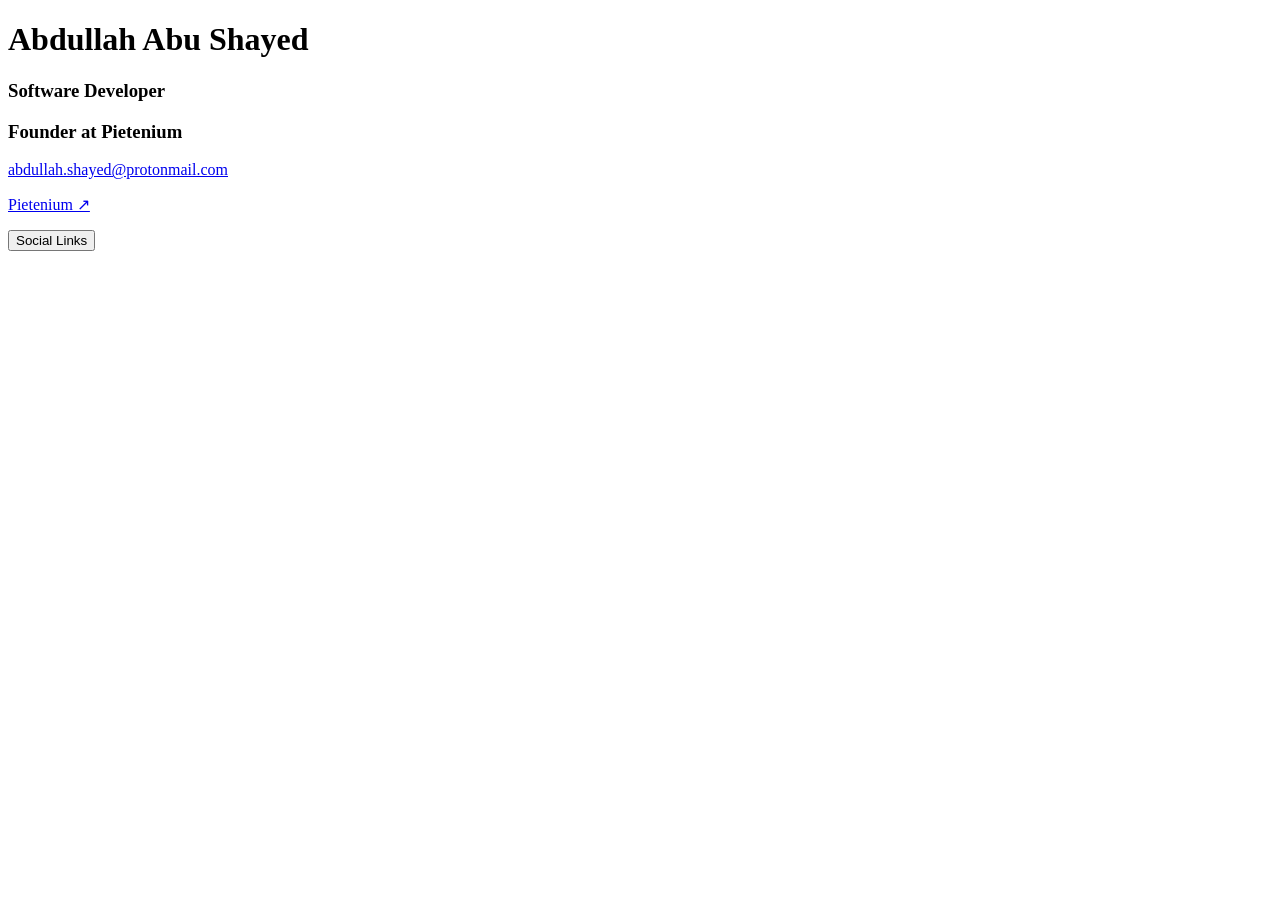
<file: index.html>
<!doctype html>
<html lang="en">
<head>
  <meta charset="utf-8">
  <meta name="viewport" content="width=device-width, initial-scale=1">
  <meta name="color-scheme" content="light">
  <meta name="theme-color" content="#ffffff">

  <title>Abdullah Shayed | Software Developer</title>
 <meta name="description" content="Abdullah Shayed is a Software developer working with MERN, Next.js, TypeScript and Python to build thoughtful web applications, APIs and digital products. He is interested in software engineering, product design and practical problem-solving. Explore his work, learning and professional links. Software engineering across the web stack, from frontend interfaces to backend systems and data integration. Scalable, maintainable and useful software built with clarity and intention. Flexible, practical and thoughtful engineering across the web stack. MERN, Next.js, TypeScript and Python. Explore Abdullah Shayed's work, learning and professional links. Authority">
 <meta name="keywords" content="Software Engineer, Software Developer, MERN Stack, Next.js, TypeScript, Python, Web Applications, APIs, Digital Products, Software Engineering, Product Design, Problem-Solving, Frontend Development, Backend Development, Data Integration, Scalable Software, Maintainable Software, Practical Engineering, Thoughtful Engineering, Web Development, Abdullah Shayed, Professional Links, Learning Resources, Software Development, Web Stack, Clarity in Code, Intention in Design, Flexible Engineering, Practical Solutions, Technical Expertise, Coding Best Practices, Software Architecture, User Experience Design, Web Technologies, Programming Languages, Software Solutions, Digital Innovation, Fast and Efficient Development, Modern Web Development, Software Projects, Technical Skills, Engineering Principles, Web Design, Application Development, Code Quality, Software Maintenance, System Integration, Web Solutions, Technical Problem-Solving, Software Best Practices, Web Application Development, Full-Stack Development, Software Design Patterns, Web Development Tools, Programming Techniques, Software Optimization, User-Centered Design, Agile Development, Continuous Integration and Deployment, AI and Machine Learning, Cloud Computing, DevOps Practices, Software Testing, Code Review, Software Documentation, Open Source Contributions, Web Development Frameworks, Software Development Lifecycle, Technical Leadership, Software Project Management, Web Application Security, Performance Optimization, Responsive Design, Cross-Browser Compatibility, Mobile-First Development, API Development and Integration, Database Management, Version Control Systems, Git and GitHub, Software Development Methodologies, Technical Problem-Solving Skills">
  
  <meta name="author" content="Abdullah Shayed">
  <meta name="robots" content="index, follow, max-image-preview:large, max-snippet:-1, max-video-preview:-1">
  <meta name="referrer" content="strict-origin-when-cross-origin">

  <link rel="canonical" href="https://heyabdullahbruh.github.io/">
  <link rel="icon" href="/hislogo.svg" type="image/svg+xml">
  <link rel="preload" as="image" href="/hisOg.jpg" fetchpriority="high">

  <!-- Open Graph: link previews -->
  <meta property="og:type" content="website">
  <meta property="og:site_name" content="Abdullah Shayed">
  <meta property="og:locale" content="en_US">
  <meta property="og:title" content="Abdullah Abu Shayed | Software Developer">
  <meta property="og:description" content="Abdullah Abu Shayed is a Software developer. Explore his professional profiles, contact him, and visit Pietenium.">
  <meta property="og:url" content="https://heyabdullahbruh.github.io/">
  <meta property="og:image" content="https://heyabdullahbruh.github.io/hisOg.jpg">
  <meta property="og:image:secure_url" content="https://heyabdullahbruh.github.io/hisOg.jpg">
  <meta property="og:image:type" content="image/jpeg">
  <meta property="og:image:width" content="1200">
  <meta property="og:image:height" content="630">
  <meta property="og:image:alt" content="A clean software-engineering illustration featuring a laptop, application interfaces, cloud services, and database elements in green, blue, and gold on a white background.">

  <!-- X card: large image preview -->
  <meta name="twitter:card" content="summary_large_image">
  <meta name="twitter:title" content="Abdullah Abu Shayed | Software Developer">
  <meta name="twitter:description" content="Abdullah Abu Shayed is a Software developer. Explore his professional profiles, contact him, and visit Pietenium.">
  <meta name="twitter:image" content="https://heyabdullahbruh.github.io/hisOg.jpg">
  <meta name="twitter:image:alt" content="A clean software-engineering illustration in green, blue, and gold on a white background.">
  <meta name="twitter:creator" content="@abdullah_shayed">

  <!-- Structured data: the page describes Abdullah Abu Shayed and his website. -->
  <script type="application/ld+json">
  {
    "@context": "https://schema.org",
    "@graph": [
      {
        "@type": "Person",
        "@id": "https://heyabdullahbruh.github.io/#person",
        "name": "Abdullah Abu Shayed",
        "url": "https://heyabdullahbruh.github.io/",
        "email": "abdullah.shayed@protonmail.com",
        "jobTitle": "Software Developer",
        "image": "https://heyabdullahbruh.github.io/hisOg.jpg",
        "sameAs": [
          "https://github.com/heyAbdullahBruh",
          "https://www.linkedin.com/in/heyabdullahbro/",
          "https://www.instagram.com/actual.abdullah/",
          "https://x.com/abdullah_shayed",
          "https://orcid.org/0009-0007-9319-9408"
        ]
      },
      {
        "@type": "WebSite",
        "@id": "https://heyabdullahbruh.github.io/#website",
        "url": "https://heyabdullahbruh.github.io/",
        "name": "Abdullah Shayed",
        "inLanguage": "en",
        "publisher": {
          "@id": "https://heyabdullahbruh.github.io/#person"
        }
      },
      {
        "@type": "ProfilePage",
        "@id": "https://heyabdullahbruh.github.io/#profilepage",
        "url": "https://heyabdullahbruh.github.io/",
        "name": "Abdullah Shayed | Software Developer",
        "isPartOf": {
          "@id": "https://heyabdullahbruh.github.io/#website"
        },
        "mainEntity": {
          "@id": "https://heyabdullahbruh.github.io/#person"
        },
        "inLanguage": "en"
      }
    ]
  }
  </script>
</head>
<body>
  <header>
    <h1>Abdullah Abu Shayed</h1>
    <h3>Software Developer</h3>
    <h3>Founder at Pietenium</h3>
  </header>

  <main>
    <p><a href="mailto:abdullah.shayed@protonmail.com">abdullah.shayed@protonmail.com</a></p>
    <p><a href="https://pietenium.vercel.app/">Pietenium ↗</a></p>
    <p><a href="/socials.html"><button type="button">Social Links</button></a></p>
  </main>
</body>
</html>
</file>
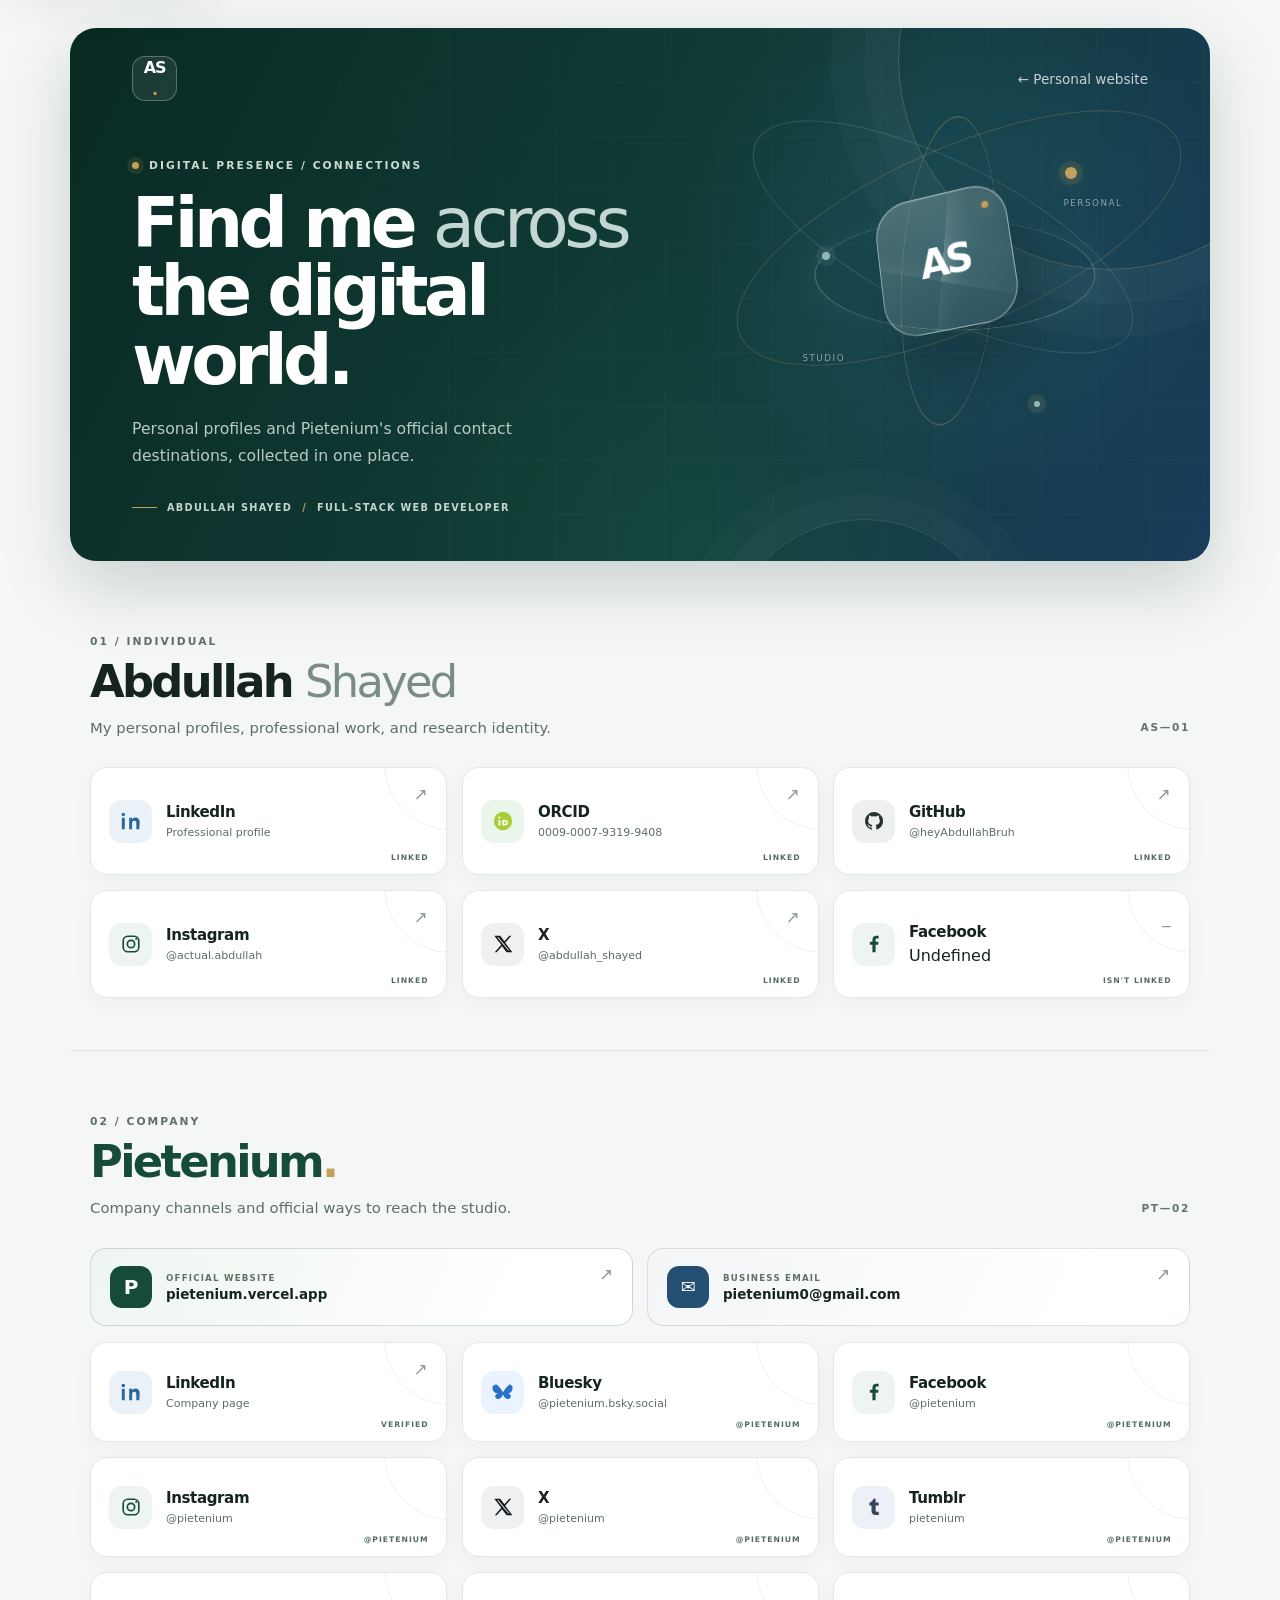
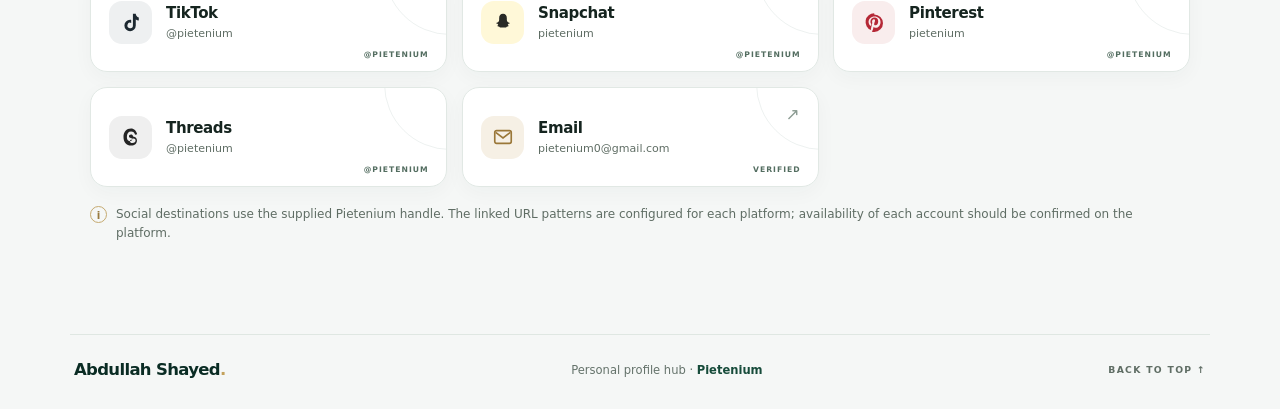
<file: socials.html>
<!doctype html>
<html lang="en">
<head>
  <meta charset="utf-8">
  <meta name="viewport" content="width=device-width, initial-scale=1">
  <title>Social Profiles | Abdullah Shayed</title>
  <meta name="description" content="Find Abdullah Shayed's personal profiles and Pietenium's company contact and social destinations in one place.">
  <meta name="author" content="Abdullah Shayed">
  <meta name="robots" content="index, follow, max-image-preview:large">
  <meta name="theme-color" content="#f5f7f6">

  <link rel="canonical" href="https://heyabdullahbruh.github.io/socials.html">
  <link rel="icon" href="/hislogo.svg" type="image/svg+xml">
  <link rel="stylesheet" href="/socials.css">

  <meta property="og:type" content="website">
  <meta property="og:site_name" content="Abdullah Shayed">
  <meta property="og:title" content="Social Profiles | Abdullah Shayed">
  <meta property="og:description" content="Find Abdullah Shayed's personal profiles and Pietenium's company contact and social destinations in one place.">
  <meta property="og:url" content="https://heyabdullahbruh.github.io/socials.html">
  <meta property="og:image" content="https://heyabdullahbruh.github.io/hisOg.jpg">
  <meta property="og:image:secure_url" content="https://heyabdullahbruh.github.io/hisOg.jpg">
  <meta property="og:image:type" content="image/jpeg">
  <meta property="og:image:width" content="1200">
  <meta property="og:image:height" content="630">
  <meta property="og:image:alt" content="Open Graph preview image for Abdullah Shayed's personal website">

  <meta name="twitter:card" content="summary_large_image">
  <meta name="twitter:title" content="Social Profiles | Abdullah Shayed">
  <meta name="twitter:description" content="Find Abdullah Shayed's personal profiles and Pietenium's company contact and social destinations in one place.">
  <meta name="twitter:image" content="https://heyabdullahbruh.github.io/hisOg.jpg">
  <meta name="twitter:image:alt" content="Open Graph preview image for Abdullah Shayed's personal website">

  <script type="application/ld+json">
  {
    "@context": "https://schema.org",
    "@type": "WebPage",
    "name": "Social Profiles | Abdullah Shayed",
    "url": "https://heyabdullahbruh.github.io/socials.html",
    "description": "A directory of Abdullah Shayed's personal profiles and Pietenium's company contact destinations.",
    "about": [
      { "@type": "Person", "name": "Abdullah Shayed", "url": "https://heyabdullahbruh.github.io/" },
      { "@type": "Organization", "name": "Pietenium", "url": "https://pietenium.vercel.app/" }
    ]
  }
  </script>

  <script src="/socials.js" defer></script>
</head>
<body>
  <a class="skip-link" href="#main-content">Skip to social profiles</a>

  <div class="page-shell">
    <header class="hero">
      <div class="hero-orbit hero-orbit-one" aria-hidden="true"></div>
      <div class="hero-orbit hero-orbit-two" aria-hidden="true"></div>
      <div class="hero-grid" aria-hidden="true"></div>

      <nav class="top-nav" aria-label="Page navigation">
        <a class="monogram" href="/" aria-label="Abdullah Shayed home">AS<span>.</span></a>
        <a class="back-link" href="/">← Personal website</a>
      </nav>

      <div class="hero-copy">
        <p class="eyebrow"><span class="eyebrow-dot"></span> DIGITAL PRESENCE / CONNECTIONS</p>
        <h1>Find me <span>across</span><br>the digital world.</h1>
        <p class="hero-description">Personal profiles and Pietenium's official contact destinations, collected in one place.</p>
        <div class="hero-meta">
          <span class="hero-meta-line"></span>
          <span>ABDULLAH SHAYED</span>
          <span class="meta-separator">/</span>
          <span>FULL-STACK WEB DEVELOPER</span>
        </div>
      </div>

      <div class="hero-object" aria-hidden="true">
        <div class="object-ring object-ring-back"></div>
        <div class="object-ring object-ring-front"></div>
        <div class="object-core">
          <span class="core-initials">AS</span>
          <span class="core-spark"></span>
        </div>
        <span class="orbit-node node-one"></span>
        <span class="orbit-node node-two"></span>
        <span class="orbit-node node-three"></span>
        <span class="orbit-label label-one">PERSONAL</span>
        <span class="orbit-label label-two">STUDIO</span>
      </div>
    </header>

    <main id="main-content">
      <section class="profile-section personal-section" aria-labelledby="personal-heading">
        <div class="section-heading">
          <div>
            <p class="section-kicker">01 / INDIVIDUAL</p>
            <h2 id="personal-heading">Abdullah <span>Shayed</span></h2>
            <p class="section-description">My personal profiles, professional work, and research identity.</p>
          </div>
          <span class="section-index" aria-hidden="true">AS—01</span>
        </div>

        <div class="social-grid personal-grid">
          
          <a class="social-card available" data-tilt href="https://www.linkedin.com/in/heyabdullahbro/" target="_blank" rel="noopener noreferrer" aria-label="LinkedIn — Abdullah Shayed">
            <span class="card-icon icon-linkedin" aria-hidden="true"><svg viewBox="0 0 24 24"><path d="M5.2 8.5H2V21h3.2zM3.6 3a1.9 1.9 0 1 0 0 3.8 1.9 1.9 0 0 0 0-3.8M21.5 13.8c0-3.8-2-5.6-4.7-5.6a4 4 0 0 0-3.6 2V8.5H10V21h3.2v-6.2c0-1.6.3-3.2 2.4-3.2s2.2 1.9 2.2 3.3V21H21z"/></svg></span>
            <span class="card-copy"><strong>LinkedIn</strong><small>Professional profile</small></span>
            <span class="card-arrow" aria-hidden="true">↗</span>
            <span class="card-status">LINKED</span>
          </a>

          <a class="social-card available" data-tilt href="https://orcid.org/0009-0007-9319-9408" target="_blank" rel="noopener noreferrer" aria-label="ORCID — Abdullah Shayed">
            <span class="card-icon icon-orcid" aria-hidden="true"><svg viewBox="0 0 24 24"><circle cx="12" cy="12" r="10"/><path class="orcid-cutout" d="M7.1 7.3h2v2h-2zm0 3.5h2v6h-2zm4.1 0h3a3 3 0 0 1 0 6h-3zm2 1.7v2.6h1a1.3 1.3 0 0 0 0-2.6z"/></svg></span>
            <span class="card-copy"><strong>ORCID</strong><small>0009-0007-9319-9408</small></span>
            <span class="card-arrow" aria-hidden="true">↗</span>
            <span class="card-status">LINKED</span>
          </a>

          <a class="social-card available" data-tilt href="https://github.com/heyAbdullahBruh" target="_blank" rel="noopener noreferrer" aria-label="GitHub — Abdullah Shayed">
            <span class="card-icon icon-github" aria-hidden="true"><svg viewBox="0 0 24 24"><path d="M12 2.3a9.8 9.8 0 0 0-3.1 19.1c.5.1.7-.2.7-.5v-1.8c-2.8.6-3.4-1.2-3.4-1.2-.4-1.1-1.1-1.4-1.1-1.4-.9-.6.1-.6.1-.6 1 .1 1.5 1 1.5 1 .9 1.5 2.3 1.1 2.9.8.1-.6.4-1.1.6-1.3-2.2-.3-4.5-1.1-4.5-4.9 0-1.1.4-2 1-2.7-.1-.2-.4-1.3.1-2.7 0 0 .8-.3 2.7 1a9.4 9.4 0 0 1 5 0c1.9-1.3 2.7-1 2.7-1 .5 1.4.2 2.5.1 2.7.6.7 1 1.6 1 2.7 0 3.8-2.3 4.6-4.5 4.9.4.3.7.9.7 1.8v2.7c0 .3.2.6.7.5A9.8 9.8 0 0 0 12 2.3"/></svg></span>
            <span class="card-copy"><strong>GitHub</strong><small>@heyAbdullahBruh</small></span>
            <span class="card-arrow" aria-hidden="true">↗</span>
            <span class="card-status">LINKED</span>

          <a class="social-card available" data-tilt href="https://www.instagram.com/actual.abdullah/" target="_blank" rel="noopener noreferrer" aria-label="Instagram — Abdullah Shayed">
            <span class="card-icon icon-instagram" aria-hidden="true"><svg viewBox="0 0 24 24"><rect x="3.5" y="3.5" width="17" height="17" rx="5"/><circle cx="12" cy="12" r="4"/><circle class="icon-fill" cx="17.7" cy="6.5" r="1.1"/></svg></span>
            <span class="card-copy"><strong>Instagram</strong><small>@actual.abdullah</small></span>
            <span class="card-arrow" aria-hidden="true">↗</span>
            <span class="card-status">LINKED</span>
          </a>

          <a class="social-card available" data-tilt href="https://x.com/abdullah_shayed" target="_blank" rel="noopener noreferrer" aria-label="X — Abdullah Shayed">
            <span class="card-icon icon-x" aria-hidden="true"><svg viewBox="0 0 24 24"><path d="M18.9 3H21l-6.6 7.6L22.2 21h-6.3l-5-6.5L5.2 21H3l7.1-8.2L2.5 3h6.5l4.5 6zm-1.1 16.2H19L7 4.7H5.7z"/></svg></span>
            <span class="card-copy"><strong>X</strong><small>@abdullah_shayed</small></span>
            <span class="card-arrow" aria-hidden="true">↗</span>
            <span class="card-status">LINKED</span>
          </a>

          </a>
          <div class="social-card available" aria-disabled="true">
            <span class="card-icon icon-facebook" aria-hidden="true"><svg viewBox="0 0 24 24"><path d="M13.7 21v-8.2h2.8l.4-3.2h-3.2V7.5c0-.9.3-1.5 1.6-1.5H17V3.1c-.3 0-1.3-.1-2.5-.1-2.5 0-4.2 1.5-4.2 4.3v2.3H7.5v3.2h2.8V21z"/></svg></span>
            <span class="card-copy"><strong>Facebook</strong>Undefined</span>
            <span class="card-arrow" aria-hidden="true">_</span>
            <span class="card-status">ISN'T LINKED</span>
          </div>
        </div>
      </section>

      <section class="profile-section company-section" aria-labelledby="company-heading">
        <div class="section-heading">
          <div>
            <p class="section-kicker">02 / COMPANY</p>
            <h2 id="company-heading">Pietenium<span class="gold-dot">.</span></h2>
            <p class="section-description">Company channels and official ways to reach the studio.</p>
          </div>
          <span class="section-index" aria-hidden="true">PT—02</span>
        </div>

        <div class="company-contact-bar">
          <a href="https://pietenium.vercel.app/" target="_blank" rel="noopener noreferrer" class="company-site-link"><span class="site-mark" aria-hidden="true">P</span><span><small>OFFICIAL WEBSITE</small><strong>pietenium.vercel.app</strong></span><span class="card-arrow" aria-hidden="true">↗</span></a>
          <a href="mailto:pietenium0@gmail.com" class="company-email-link"><span class="mail-mark" aria-hidden="true">✉</span><span><small>BUSINESS EMAIL</small><strong>pietenium0@gmail.com</strong></span><span class="card-arrow" aria-hidden="true">↗</span></a>
        </div>

        <div class="social-grid company-grid">
           <a class="social-card available" data-tilt href="https://www.linkedin.com/company/pietenium/" target="_blank" rel="noopener noreferrer" aria-label="LinkedIn company page — Pietenium">
            <span class="card-icon icon-linkedin" aria-hidden="true"><svg viewBox="0 0 24 24"><path d="M5.2 8.5H2V21h3.2zM3.6 3a1.9 1.9 0 1 0 0 3.8 1.9 1.9 0 0 0 0-3.8M21.5 13.8c0-3.8-2-5.6-4.7-5.6a4 4 0 0 0-3.6 2V8.5H10V21h3.2v-6.2c0-1.6.3-3.2 2.4-3.2s2.2 1.9 2.2 3.3V21H21z"/></svg></span>
            <span class="card-copy"><strong>LinkedIn</strong><small>Company page</small></span>
            <span class="card-arrow" aria-hidden="true">↗</span>
            <span class="card-status">VERIFIED</span>
          </a>
          <a class="social-card available" data-tilt href="https://bsky.app/profile/pietenium.bsky.social" target="_blank" rel="noopener noreferrer" aria-label="Bluesky — Pietenium">
            <span class="card-icon icon-bluesky" aria-hidden="true"><svg viewBox="0 0 24 24"><path d="M5 3.7c2.8 2.1 5.7 6.3 7 8.6 1.3-2.3 4.2-6.5 7-8.6 2-.0 3.5 1.5 3.5 3.6 0 3.8-2.1 5.9-5.2 6.4 2.2.4 3.4 1.7 3.1 3.5-.3 1.8-2 3-4.1 2.2-1.9-.7-3.3-2.6-4.3-4.8-1 2.2-2.4 4.1-4.3 4.8-2.1.8-3.8-.4-4.1-2.2-.3-1.8.9-3.1 3.1-3.5C2.6 13.2.5 11.1.5 7.3.5 5.2 2 3.7 5 3.7z"/></svg></span>
            <span class="card-copy"><strong>Bluesky</strong><small>@pietenium.bsky.social</small></span>
            <span class="card-status">@PIETENIUM</span>
          </a>
         
          <a class="social-card available" data-tilt href="https://www.facebook.com/pietenium/" target="_blank" rel="noopener noreferrer" aria-label="Facebook — Pietenium">
            <span class="card-icon icon-facebook" aria-hidden="true"><svg viewBox="0 0 24 24"><path d="M13.7 21v-8.2h2.8l.4-3.2h-3.2V7.5c0-.9.3-1.5 1.6-1.5H17V3.1c-.3 0-1.3-.1-2.5-.1-2.5 0-4.2 1.5-4.2 4.3v2.3H7.5v3.2h2.8V21z"/></svg></span>
            <span class="card-copy"><strong>Facebook</strong><small>@pietenium</small></span>
            <span class="card-status">@PIETENIUM</span>
          </a>
          <a class="social-card available" data-tilt href="https://www.instagram.com/pietenium/" target="_blank" rel="noopener noreferrer" aria-label="Instagram — Pietenium">
            <span class="card-icon icon-instagram" aria-hidden="true"><svg viewBox="0 0 24 24"><rect x="3.5" y="3.5" width="17" height="17" rx="5"/><circle cx="12" cy="12" r="4"/><circle class="icon-fill" cx="17.7" cy="6.5" r="1.1"/></svg></span>
            <span class="card-copy"><strong>Instagram</strong><small>@pietenium</small></span>
            <span class="card-status">@PIETENIUM</span>
          </a>
          <a class="social-card available" data-tilt href="https://x.com/pietenium" target="_blank" rel="noopener noreferrer" aria-label="X — Pietenium">
            <span class="card-icon icon-x" aria-hidden="true"><svg viewBox="0 0 24 24"><path d="M18.9 3H21l-6.6 7.6L22.2 21h-6.3l-5-6.5L5.2 21H3l7.1-8.2L2.5 3h6.5l4.5 6zm-1.1 16.2H19L7 4.7H5.7z"/></svg></span>
            <span class="card-copy"><strong>X</strong><small>@pietenium</small></span>
            <span class="card-status">@PIETENIUM</span>
          </a>
          <a class="social-card available" data-tilt href="https://www.tumblr.com/pietenium" target="_blank" rel="noopener noreferrer" aria-label="Tumblr — Pietenium">
            <span class="card-icon icon-tumblr" aria-hidden="true"><svg viewBox="0 0 24 24"><path d="M13.8 3v4.2h3.3v3.2h-3.3v5.1c0 1.2.4 1.8 1.6 1.8h1.8v3.4h-2.8c-3.8 0-5.1-1.9-5.1-4.9v-5.4H7V7.3c2.6-.7 3.7-2.1 4.2-4.3z"/></svg></span>
            <span class="card-copy"><strong>Tumblr</strong><small>pietenium</small></span>
            <span class="card-status">@PIETENIUM</span>
          </a>
          <a class="social-card available" data-tilt href="https://www.tiktok.com/@pietenium" target="_blank" rel="noopener noreferrer" aria-label="TikTok — Pietenium">
            <span class="card-icon icon-tiktok" aria-hidden="true"><svg viewBox="0 0 24 24"><path d="M14.1 3h3.1c.1 2 1.2 3.5 3.3 4.1v3.2a9 9 0 0 1-3.3-1.1v6.6a6.2 6.2 0 1 1-6.2-6.2c.4 0 .8 0 1.2.1V13a3 3 0 1 0 1.9 2.8z"/></svg></span>
            <span class="card-copy"><strong>TikTok</strong><small>@pietenium</small></span>
            <span class="card-status">@PIETENIUM</span>
          </a>
          <a class="social-card available" data-tilt href="https://www.snapchat.com/add/pietenium" target="_blank" rel="noopener noreferrer" aria-label="Snapchat — Pietenium">
            <span class="card-icon icon-snapchat" aria-hidden="true"><svg viewBox="0 0 24 24"><path d="M12 3.1c-2.8 0-4.2 2-4.2 4.7 0 1.1.1 2.2-.2 3.1-.3.9-1.2 1.5-2.5 1.8-.6.1-.7.7-.1 1 .6.3 1.4.4 1.7.9.2.3 0 .8-.6 1.2-.4.3-.4.7.1.9.5.2 1.2.1 1.7.4.4.2.5.7 1.2.9.7.2 1.5-.1 2.9-.1s2.2.3 2.9.1c.7-.2.8-.7 1.2-.9.5-.3 1.2-.2 1.7-.4.5-.2.5-.6.1-.9-.6-.4-.8-.9-.6-1.2.3-.5 1.1-.6 1.7-.9.6-.3.5-.9-.1-1-1.3-.3-2.2-.9-2.5-1.8-.3-.9-.2-2-.2-3.1 0-2.7-1.4-4.7-4.2-4.7z"/></svg></span>
            <span class="card-copy"><strong>Snapchat</strong><small>pietenium</small></span>
            <span class="card-status">@PIETENIUM</span>
          </a>
          <a class="social-card available" data-tilt href="https://www.pinterest.com/pietenium/" target="_blank" rel="noopener noreferrer" aria-label="Pinterest — Pietenium">
            <span class="card-icon icon-pinterest" aria-hidden="true"><svg viewBox="0 0 24 24"><path d="M12.2 2.5a9.5 9.5 0 0 0-3.5 18.3c0-.8 0-1.7.2-2.5l1.3-5.4s-.3-.6-.3-1.5c0-1.4.8-2.5 1.9-2.5.9 0 1.3.7 1.3 1.5 0 .9-.6 2.2-.9 3.4-.3 1 .5 1.8 1.4 1.8 1.7 0 3-1.8 3-4.5 0-2.3-1.6-3.9-4-3.9-2.8 0-4.5 2.1-4.5 4.4 0 .9.3 1.9.8 2.4.1.2.2.4.1.6l-.3 1.1c-.1.4-.3.5-.7.3-1.2-.6-1.9-2.4-1.9-3.9 0-3.2 2.3-6.1 6.7-6.1 3.5 0 6.3 2.5 6.3 5.9 0 3.5-2.2 6.4-5.2 6.4-1 0-2-.5-2.3-1.1l-.7 2.7c-.2.9-.8 1.9-1.2 2.6.8.2 1.7.3 2.6.3a9.5 9.5 0 0 0 0-19z"/></svg></span>
            <span class="card-copy"><strong>Pinterest</strong><small>pietenium</small></span>
            <span class="card-status">@PIETENIUM</span>
          </a>
          <a class="social-card available" data-tilt href="https://www.threads.net/@pietenium" target="_blank" rel="noopener noreferrer" aria-label="Threads — Pietenium">
            <span class="card-icon icon-threads" aria-hidden="true"><svg viewBox="0 0 24 24"><path d="M12 2.6c-4.8 0-8.2 3.6-8.2 9.1 0 6.1 3.2 9.7 8.4 9.7 3.8 0 6.3-2.2 6.3-5.5 0-2.6-1.5-4.2-4.2-4.5-.3-1.5-1.1-2.1-2.3-2.1-1.3 0-2.2.8-2.2 2 0 1.1.8 1.8 2.4 2l1.4.2c-.3 2-1.1 3-2.9 3-2 0-3.2-1.6-3.2-4.5 0-4 1.6-6.1 4.6-6.1 2.3 0 3.8 1.2 4.4 3.7l2.2-.6c-.8-4-3.3-6.4-6.7-6.4zm1.2 11 1.3.1c1.7.2 2.5.8 2.5 2.2 0 1.6-1.3 2.7-3.4 2.7-1.8 0-2.8-.7-2.8-2 0-1 .7-1.7 1.8-1.7.2 0 .4 0 .6.1z"/></svg></span>
            <span class="card-copy"><strong>Threads</strong><small>@pietenium</small></span>
            <span class="card-status">@PIETENIUM</span>
          </a>
          
          <a class="social-card available" data-tilt href="mailto:pietenium0@gmail.com" aria-label="Email Pietenium">
            <span class="card-icon icon-email" aria-hidden="true"><svg viewBox="0 0 24 24"><rect x="3" y="5" width="18" height="14" rx="2"/><path d="m4 7 8 6 8-6"/></svg></span>
            <span class="card-copy"><strong>Email</strong><small>pietenium0@gmail.com</small></span>
            <span class="card-arrow" aria-hidden="true">↗</span>
            <span class="card-status">VERIFIED</span>
          </a>
        </div>
        <p class="pending-note"><span aria-hidden="true">i</span> Social destinations use the supplied Pietenium handle. The linked URL patterns are configured for each platform; availability of each account should be confirmed on the platform.</p>
      </section>
    </main>

    <footer class="site-footer">
      <a class="footer-name" href="/">Abdullah Shayed<span>.</span></a>
      <p>Personal profile hub · <a href="https://pietenium.vercel.app/" target="_blank" rel="noopener noreferrer">Pietenium</a></p>
      <a class="back-top" href="#main-content">BACK TO TOP ↑</a>
    </footer>
  </div>
</body>
</html>
</file>
<file: socials.css>
:root {
  color-scheme: light;
  --ink: #15241f;
  --muted: #5f6d64;
  --forest: #164b3a;
  --forest-deep: #0a2c24;
  --blue: #244f73;
  --gold: #c3a15b;
  --paper: #f5f7f6;
  --card: #ffffff;
  --line: #e1e8e4;
  --shadow: 0 18px 44px rgba(17, 45, 35, 0.08);
  --tilt-x: 0deg;
  --tilt-y: 0deg;
}

* {
  box-sizing: border-box;
}
html {
  min-width: 320px;
  scroll-behavior: smooth;
}
body {
  margin: 0;
  background: var(--paper);
  color: var(--ink);
  font-family:
    Inter,
    ui-sans-serif,
    system-ui,
    -apple-system,
    BlinkMacSystemFont,
    "Segoe UI",
    sans-serif;
  -webkit-font-smoothing: antialiased;
  text-rendering: optimizeLegibility;
}
a {
  color: inherit;
}
.skip-link {
  position: fixed;
  z-index: 20;
  top: 12px;
  left: 12px;
  padding: 12px 16px;
  transform: translateY(-160%);
  border-radius: 10px;
  background: #fff;
  color: var(--forest-deep);
  box-shadow: var(--shadow);
}
.skip-link:focus {
  transform: translateY(0);
}
.page-shell {
  width: min(1140px, calc(100% - 48px));
  margin: 28px auto 0;
}

.hero {
  position: relative;
  isolation: isolate;
  min-height: 444px;
  overflow: hidden;
  border-radius: 26px;
  padding: 28px clamp(24px, 5vw, 62px) 48px;
  color: #f8fbf9;
  background:
    radial-gradient(
      circle at 78% 40%,
      rgba(42, 101, 116, 0.38),
      transparent 29%
    ),
    radial-gradient(
      circle at 55% 100%,
      rgba(24, 86, 63, 0.42),
      transparent 38%
    ),
    linear-gradient(116deg, #092a23 0%, #103b35 49%, #183c5a 100%);
  box-shadow: 0 24px 70px rgba(12, 43, 35, 0.19);
}
.hero::before,
.hero::after {
  position: absolute;
  z-index: -1;
  content: "";
  pointer-events: none;
}
.hero::before {
  width: 420px;
  height: 420px;
  right: -110px;
  top: -180px;
  border: 1px solid rgba(224, 200, 143, 0.25);
  border-radius: 50%;
  box-shadow:
    0 0 0 34px rgba(255, 255, 255, 0.025),
    0 0 0 68px rgba(255, 255, 255, 0.018);
}
.hero::after {
  width: 280px;
  height: 280px;
  right: 18%;
  bottom: -240px;
  border: 1px solid rgba(255, 255, 255, 0.13);
  border-radius: 50%;
  box-shadow:
    0 0 0 25px rgba(255, 255, 255, 0.02),
    0 0 0 50px rgba(255, 255, 255, 0.015);
}
.hero-grid {
  position: absolute;
  z-index: -1;
  inset: 0;
  opacity: 0.15;
  pointer-events: none;
  background-image:
    linear-gradient(rgba(255, 255, 255, 0.14) 1px, transparent 1px),
    linear-gradient(90deg, rgba(255, 255, 255, 0.14) 1px, transparent 1px);
  background-size: 54px 54px;
  mask-image: linear-gradient(90deg, transparent 0%, black 45%, black 100%);
}
.hero-orbit {
  position: absolute;
  z-index: -1;
  border: 1px solid rgba(195, 161, 91, 0.25);
  border-radius: 50%;
  pointer-events: none;
}
.hero-orbit-one {
  width: 480px;
  height: 180px;
  right: 1%;
  top: 120px;
  transform: rotate(-24deg);
}
.hero-orbit-two {
  width: 420px;
  height: 150px;
  right: 5%;
  top: 134px;
  transform: rotate(27deg);
  border-color: rgba(176, 208, 202, 0.18);
}
.top-nav {
  display: flex;
  align-items: center;
  justify-content: space-between;
  position: relative;
  z-index: 2;
}
.monogram {
  display: grid;
  place-items: center;
  width: 45px;
  height: 45px;
  border: 1px solid rgba(255, 255, 255, 0.28);
  border-radius: 13px;
  color: #fff;
  text-decoration: none;
  font-weight: 800;
  letter-spacing: -0.08em;
  background: rgba(255, 255, 255, 0.08);
  backdrop-filter: blur(10px);
}
.monogram span,
.footer-name span {
  color: var(--gold);
}
.back-link {
  color: rgba(255, 255, 255, 0.76);
  text-decoration: none;
  font-size: 0.85rem;
  transition: color 0.2s ease;
}
.back-link:hover {
  color: #fff;
}
.hero-copy {
  position: relative;
  z-index: 2;
  width: min(590px, 65%);
  padding-top: 58px;
}
.eyebrow,
.section-kicker {
  margin: 0 0 17px;
  font-size: 0.67rem;
  letter-spacing: 0.19em;
  font-weight: 750;
}
.eyebrow {
  color: #cbd9d2;
  display: flex;
  align-items: center;
  gap: 10px;
}
.eyebrow-dot {
  width: 7px;
  height: 7px;
  border-radius: 50%;
  background: var(--gold);
  box-shadow: 0 0 0 5px rgba(195, 161, 91, 0.13);
}
.hero h1 {
  margin: 0;
  color: #fff;
  font-size: clamp(2.7rem, 5.4vw, 4.8rem);
  line-height: 0.99;
  letter-spacing: -0.065em;
  font-weight: 760;
}
.hero h1 span {
  color: #c4d6d2;
  font-weight: 450;
}
.hero-description {
  max-width: 430px;
  margin: 22px 0 0;
  color: rgba(242, 248, 245, 0.76);
  line-height: 1.7;
  font-size: 0.98rem;
}
.hero-meta {
  display: flex;
  align-items: center;
  flex-wrap: wrap;
  gap: 10px;
  margin-top: 32px;
  color: #c5d4ce;
  font-size: 0.61rem;
  letter-spacing: 0.13em;
  font-weight: 700;
}
.hero-meta-line {
  display: inline-block;
  width: 25px;
  height: 1px;
  background: var(--gold);
}
.meta-separator {
  color: var(--gold);
}

.hero-object {
  position: absolute;
  width: 330px;
  height: 330px;
  right: clamp(28px, 7vw, 96px);
  top: 74px;
  perspective: 900px;
  transform-style: preserve-3d;
}
.object-ring {
  position: absolute;
  inset: 26px;
  border: 1px solid rgba(207, 224, 215, 0.34);
  border-radius: 50%;
  transform-style: preserve-3d;
}
.object-ring-back {
  transform: rotateX(67deg) rotateZ(-22deg);
  box-shadow: 0 0 45px rgba(110, 178, 163, 0.1);
}
.object-ring-front {
  inset: 7px 45px;
  border-color: rgba(195, 161, 91, 0.45);
  transform: rotateY(68deg) rotateZ(22deg);
}
.object-core {
  position: absolute;
  width: 136px;
  height: 136px;
  left: 97px;
  top: 97px;
  display: grid;
  place-items: center;
  border-radius: 35px;
  transform: rotateX(12deg) rotateY(-18deg) rotateZ(-8deg) translateZ(32px);
  background: linear-gradient(
    145deg,
    rgba(244, 250, 247, 0.22),
    rgba(255, 255, 255, 0.055)
  );
  border: 1px solid rgba(255, 255, 255, 0.48);
  box-shadow:
    18px 28px 60px rgba(0, 0, 0, 0.24),
    inset 0 1px 0 rgba(255, 255, 255, 0.2);
  backdrop-filter: blur(14px);
}
.core-initials {
  color: #fff;
  font-size: 2.4rem;
  letter-spacing: -0.09em;
  font-weight: 800;
}
.core-spark {
  position: absolute;
  right: 16px;
  top: 17px;
  width: 7px;
  height: 7px;
  border-radius: 50%;
  background: var(--gold);
  box-shadow: 0 0 17px rgba(225, 191, 118, 0.8);
}
.orbit-node {
  position: absolute;
  z-index: 2;
  display: block;
  width: 12px;
  height: 12px;
  border-radius: 50%;
  background: #c5a15e;
  box-shadow:
    0 0 0 6px rgba(197, 161, 94, 0.12),
    0 0 22px rgba(197, 161, 94, 0.4);
}
.node-one {
  right: 43px;
  top: 65px;
}
.node-two {
  left: 32px;
  top: 150px;
  width: 8px;
  height: 8px;
  background: #91b7b6;
  box-shadow: 0 0 0 6px rgba(145, 183, 182, 0.1);
}
.node-three {
  right: 80px;
  bottom: 25px;
  width: 6px;
  height: 6px;
  background: #91b7b6;
}
.orbit-label {
  position: absolute;
  font-size: 0.55rem;
  letter-spacing: 0.17em;
  color: rgba(235, 244, 239, 0.55);
}
.label-one {
  right: -2px;
  top: 96px;
}
.label-two {
  left: 12px;
  bottom: 69px;
}

.profile-section {
  padding: 74px clamp(4px, 2vw, 20px) 10px;
}
.section-heading {
  display: flex;
  align-items: flex-end;
  justify-content: space-between;
  gap: 20px;
  margin-bottom: 27px;
}
.section-kicker {
  color: #5f7065;
  margin-bottom: 10px;
}
.section-heading h2 {
  margin: 0;
  font-size: clamp(2rem, 3.5vw, 3rem);
  line-height: 1.05;
  letter-spacing: -0.06em;
}
.section-heading h2 span {
  color: #7a8d83;
  font-weight: 450;
}
.company-section .section-heading h2 {
  color: var(--forest);
}
.gold-dot {
  color: var(--gold) !important;
  font-weight: 750 !important;
}
.section-description {
  margin: 12px 0 0;
  color: var(--muted);
  font-size: 0.93rem;
  line-height: 1.6;
}
.section-index {
  color: #65736b;
  font-size: 0.66rem;
  letter-spacing: 0.16em;
  font-weight: 750;
  padding-bottom: 7px;
}
.social-grid {
  display: grid;
  grid-template-columns: repeat(3, minmax(0, 1fr));
  gap: 15px;
}
.social-card {
  --rotate-x: 0deg;
  --rotate-y: 0deg;
  position: relative;
  display: flex;
  align-items: center;
  min-width: 0;
  min-height: 108px;
  gap: 14px;
  padding: 18px;
  overflow: hidden;
  border-radius: 17px;
  border: 1px solid var(--line);
  background: var(--card);
  box-shadow: 0 6px 20px rgba(28, 55, 44, 0.035);
  text-decoration: none;
  color: var(--ink);
  transform: perspective(1000px) rotateX(var(--rotate-x))
    rotateY(var(--rotate-y)) translateZ(0);
  transform-style: preserve-3d;
  transition:
    transform 0.24s ease,
    box-shadow 0.24s ease,
    border-color 0.24s ease,
    background 0.24s ease;
}
.social-card::before {
  position: absolute;
  content: "";
  width: 130px;
  height: 130px;
  right: -70px;
  top: -70px;
  border: 1px solid rgba(28, 82, 61, 0.08);
  border-radius: 50%;
  transition: transform 0.35s ease;
  pointer-events: none;
}
.social-card:hover,
.social-card:focus-visible {
  border-color: rgba(36, 91, 69, 0.25);
  box-shadow: 0 18px 38px rgba(22, 61, 45, 0.11);
  transform: perspective(1000px) rotateX(var(--rotate-x))
    rotateY(var(--rotate-y)) translateY(-4px) translateZ(8px);
}
.social-card:hover::before {
  transform: scale(1.45);
}
.social-card:focus-visible,
.company-contact-bar a:focus-visible,
.back-link:focus-visible,
.back-top:focus-visible,
.footer-name:focus-visible {
  outline: 3px solid rgba(195, 161, 91, 0.75);
  outline-offset: 4px;
}
.card-icon {
  flex: 0 0 43px;
  width: 43px;
  height: 43px;
  display: grid;
  place-items: center;
  border-radius: 13px;
  background: #eef4f0;
  color: var(--forest);
  transform: translateZ(20px);
}
.card-icon svg {
  width: 22px;
  height: 22px;
  fill: currentColor;
}
.icon-instagram svg,
.icon-email svg {
  fill: none;
  stroke: currentColor;
  stroke-width: 1.8;
}
.icon-instagram .icon-fill {
  fill: currentColor;
  stroke: none;
}
.icon-orcid {
  background: #eaf5eb;
  color: #a6ce39;
}
.icon-orcid svg {
  fill: currentColor;
}
.icon-orcid .orcid-cutout {
  fill: #fff;
}
.icon-linkedin {
  background: #eaf1f7;
  color: #2867a2;
}
.icon-x {
  background: #eef0f2;
  color: #16191c;
}
.icon-github {
  background: #edf0ef;
  color: #24332d;
}
.icon-tumblr {
  background: #edf0f7;
  color: #35465d;
}
.icon-tiktok {
  background: #eef0f1;
  color: #1c2830;
}
.icon-snapchat {
  background: #fff8d8;
  color: #292a26;
}
.icon-pinterest {
  background: #f9eded;
  color: #b52836;
}
.icon-threads {
  background: #efefef;
  color: #242424;
}
.icon-bluesky {
  background: #eaf3ff;
  color: #2873c7;
}
.icon-email {
  background: #f6f0e5;
  color: #9a7738;
}
.card-copy {
  display: flex;
  flex: 1;
  min-width: 0;
  flex-direction: column;
  gap: 5px;
  transform: translateZ(13px);
}
.card-copy strong {
  font-size: 0.94rem;
  font-weight: 760;
  letter-spacing: -0.025em;
}
.card-copy small {
  display: block;
  overflow: hidden;
  color: #5f6d64;
  font-size: 0.69rem;
  text-overflow: ellipsis;
  white-space: nowrap;
}
.card-arrow {
  color: #8b9b92;
  font-size: 1.05rem;
  align-self: flex-start;
  line-height: 1;
  transform: translateZ(18px);
}
.card-status {
  position: absolute;
  right: 17px;
  bottom: 12px;
  color: #536d60;
  font-size: 0.48rem;
  font-weight: 800;
  letter-spacing: 0.13em;
}
.pending {
  background: rgba(255, 255, 255, 0.56);
  box-shadow: none;
  border-style: dashed;
  color: #536159;
}
.pending .card-icon {
  filter: saturate(0.65);
  opacity: 0.76;
}
.pending .card-copy small {
  color: #65736b;
}
.pending .card-status {
  color: #80642f;
}
.pending:hover {
  transform: none;
  box-shadow: none;
  border-color: var(--line);
}
.pending::before {
  display: none;
}

.company-section {
  margin-top: 42px;
  padding-top: 64px;
  border-top: 1px solid #e1e8e4;
}
.company-contact-bar {
  display: grid;
  grid-template-columns: repeat(2, minmax(0, 1fr));
  gap: 14px;
  margin: 0 0 16px;
}
.company-contact-bar a {
  display: flex;
  min-width: 0;
  align-items: center;
  gap: 14px;
  padding: 17px 19px;
  border-radius: 16px;
  text-decoration: none;
  border: 1px solid rgba(29, 82, 59, 0.18);
  background: linear-gradient(115deg, #eef5f0, #fff 78%);
  transition:
    transform 0.2s ease,
    box-shadow 0.2s ease;
}
.company-contact-bar a:hover {
  transform: translateY(-3px);
  box-shadow: var(--shadow);
}
.company-email-link {
  background: linear-gradient(115deg, #f3f5f7, #fff 78%) !important;
  border-color: rgba(36, 79, 115, 0.16) !important;
}
.site-mark,
.mail-mark {
  display: grid;
  flex: 0 0 42px;
  width: 42px;
  height: 42px;
  place-items: center;
  border-radius: 12px;
  background: var(--forest);
  color: white;
  font-weight: 800;
  font-size: 1.25rem;
}
.mail-mark {
  background: var(--blue);
  font-size: 1.1rem;
}
.company-contact-bar a > span:nth-child(2) {
  display: flex;
  min-width: 0;
  flex: 1;
  flex-direction: column;
  gap: 4px;
}
.company-contact-bar small {
  color: #5f7065;
  font-size: 0.54rem;
  letter-spacing: 0.14em;
  font-weight: 800;
}
.company-contact-bar strong {
  overflow: hidden;
  text-overflow: ellipsis;
  font-size: 0.84rem;
  white-space: nowrap;
}
.company-grid .social-card {
  min-height: 100px;
}
.pending-note {
  display: flex;
  align-items: flex-start;
  gap: 9px;
  margin: 18px 0 0;
  color: #5f6d64;
  font-size: 0.75rem;
  line-height: 1.55;
}
.pending-note span {
  display: inline-grid;
  flex: 0 0 17px;
  width: 17px;
  height: 17px;
  place-items: center;
  margin-top: 1px;
  border: 1px solid #c5aa70;
  border-radius: 50%;
  color: #987a3f;
  font-size: 0.65rem;
  font-weight: 800;
}

.site-footer {
  display: flex;
  align-items: center;
  justify-content: space-between;
  gap: 18px;
  margin-top: 82px;
  padding: 25px 4px 30px;
  border-top: 1px solid #dfe7e2;
}
.footer-name {
  color: var(--forest-deep);
  text-decoration: none;
  font-size: 1.03rem;
  font-weight: 800;
  letter-spacing: -0.04em;
}
.site-footer p {
  margin: 0;
  color: #65736b;
  font-size: 0.72rem;
}
.site-footer p a {
  color: var(--forest);
  text-decoration: none;
  font-weight: 700;
}
.back-top {
  color: #5f6d64;
  font-size: 0.58rem;
  letter-spacing: 0.14em;
  font-weight: 800;
  text-decoration: none;
}

@media (max-width: 900px) {
  .hero-object {
    right: 20px;
    opacity: 0.72;
    transform: scale(0.84);
    transform-origin: center right;
  }
  .hero-copy {
    width: 65%;
  }
  .social-grid {
    grid-template-columns: repeat(2, minmax(0, 1fr));
  }
}
@media (max-width: 640px) {
  .page-shell {
    width: min(100% - 28px, 520px);
    margin-top: 14px;
  }
  .hero {
    min-height: 510px;
    padding: 19px 21px 32px;
    border-radius: 21px;
  }
  .hero-copy {
    width: 100%;
    padding-top: 53px;
  }
  .hero h1 {
    font-size: clamp(2.8rem, 12vw, 4rem);
  }
  .hero-description {
    max-width: 340px;
    font-size: 0.9rem;
  }
  .hero-object {
    width: 220px;
    height: 220px;
    top: auto;
    right: 2px;
    bottom: -26px;
    transform: scale(0.77);
    transform-origin: bottom right;
    opacity: 0.45;
  }
  .object-core {
    left: 42px;
    top: 42px;
  }
  .object-ring {
    inset: -30px;
  }
  .object-ring-front {
    inset: -47px -11px;
  }
  .hero-meta {
    max-width: 300px;
    line-height: 1.8;
    font-size: 0.54rem;
  }
  .profile-section {
    padding-top: 57px;
  }
  .section-heading {
    align-items: flex-start;
  }
  .section-index {
    display: none;
  }
  .social-grid {
    grid-template-columns: 1fr;
    gap: 11px;
  }
  .social-card {
    min-height: 91px;
    padding: 15px;
  }
  .company-contact-bar {
    grid-template-columns: 1fr;
  }
  .company-section {
    margin-top: 30px;
    padding-top: 51px;
  }
  .site-footer {
    align-items: flex-start;
    flex-wrap: wrap;
    margin-top: 60px;
  }
  .site-footer p {
    order: 3;
    flex-basis: 100%;
  }
}
@media (hover: none), (pointer: coarse) {
  .social-card {
    transform: none;
  }
}
@media (prefers-reduced-motion: reduce) {
  html {
    scroll-behavior: auto;
  }
  *,
  *::before,
  *::after {
    scroll-behavior: auto !important;
    transition-duration: 0.01ms !important;
    animation-duration: 0.01ms !important;
    animation-iteration-count: 1 !important;
  }
  .social-card,
  .company-contact-bar a {
    transform: none !important;
  }
}

/* Personal account placeholder: never route the personal Facebook label to the Pietenium page. */
.personal-grid .pending {
  cursor: default;
}
.personal-grid .pending .card-status {
  color: #80642f;
}
</file>
